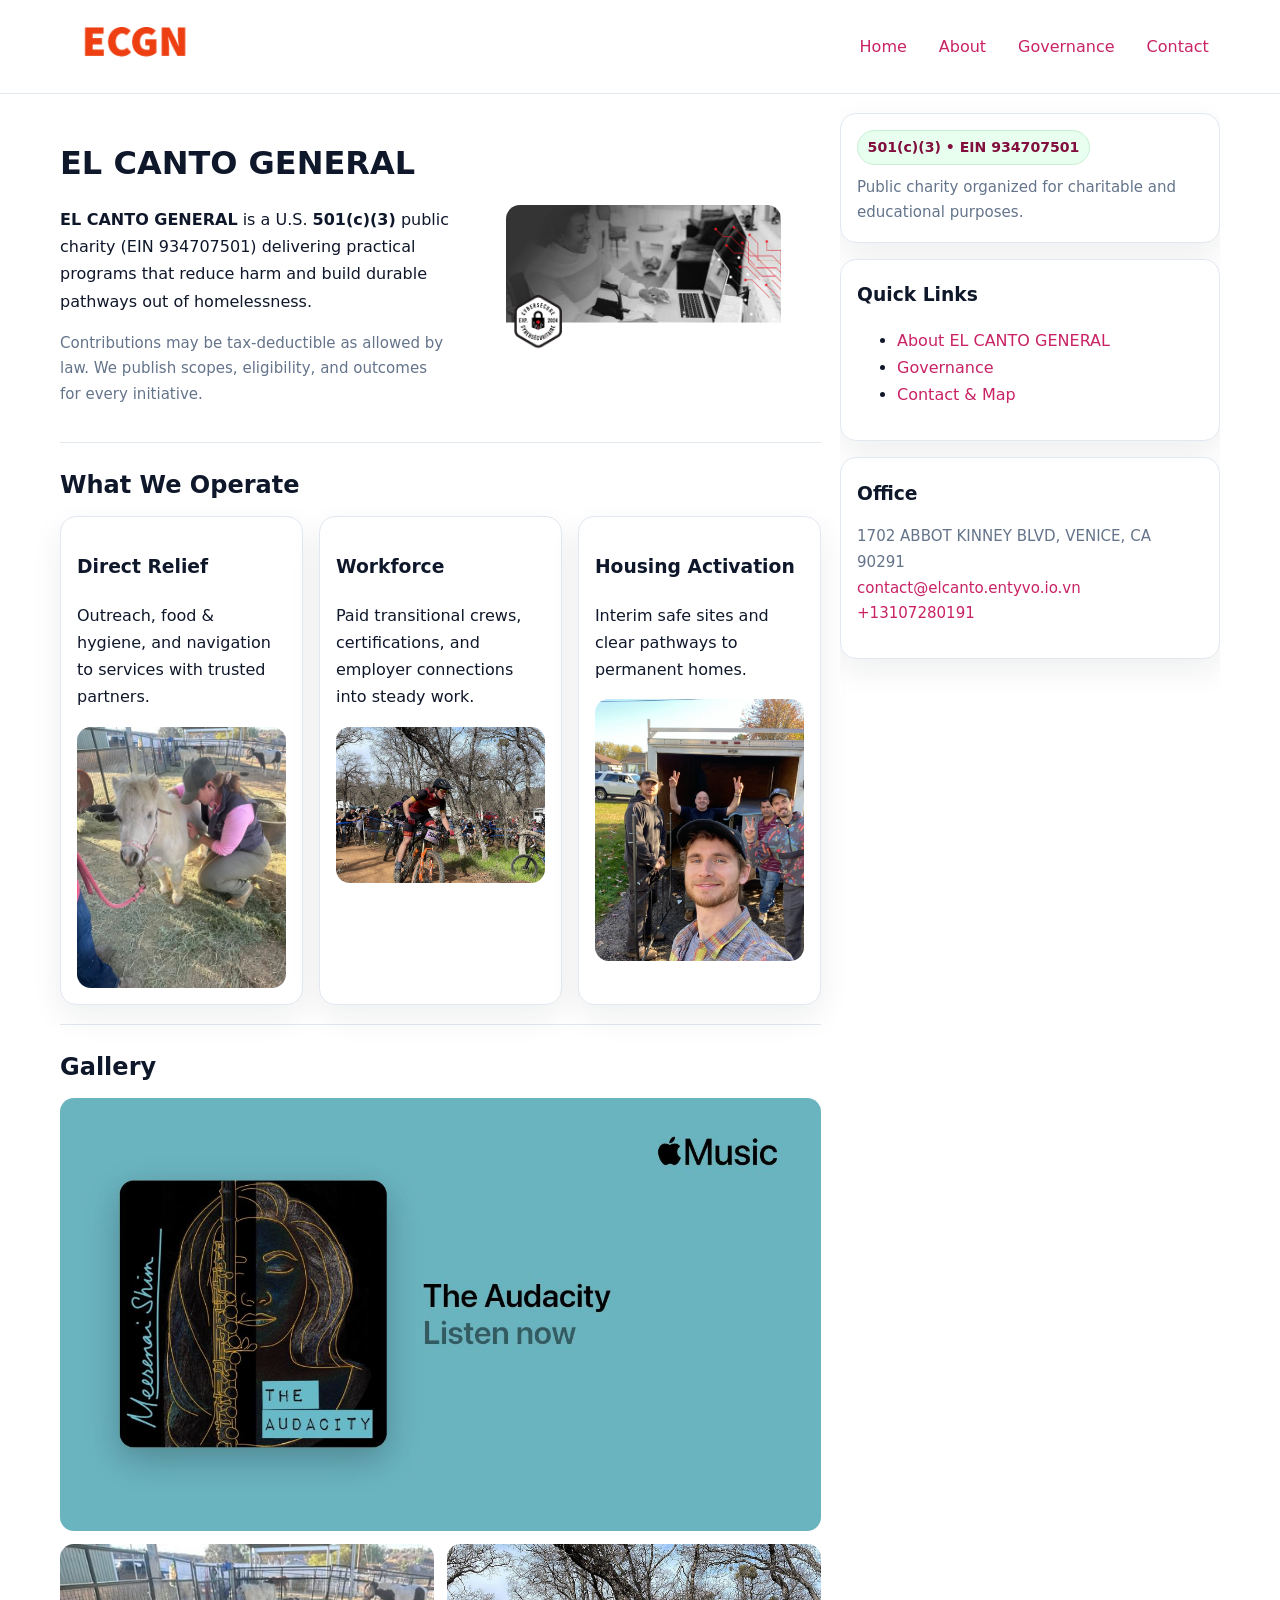
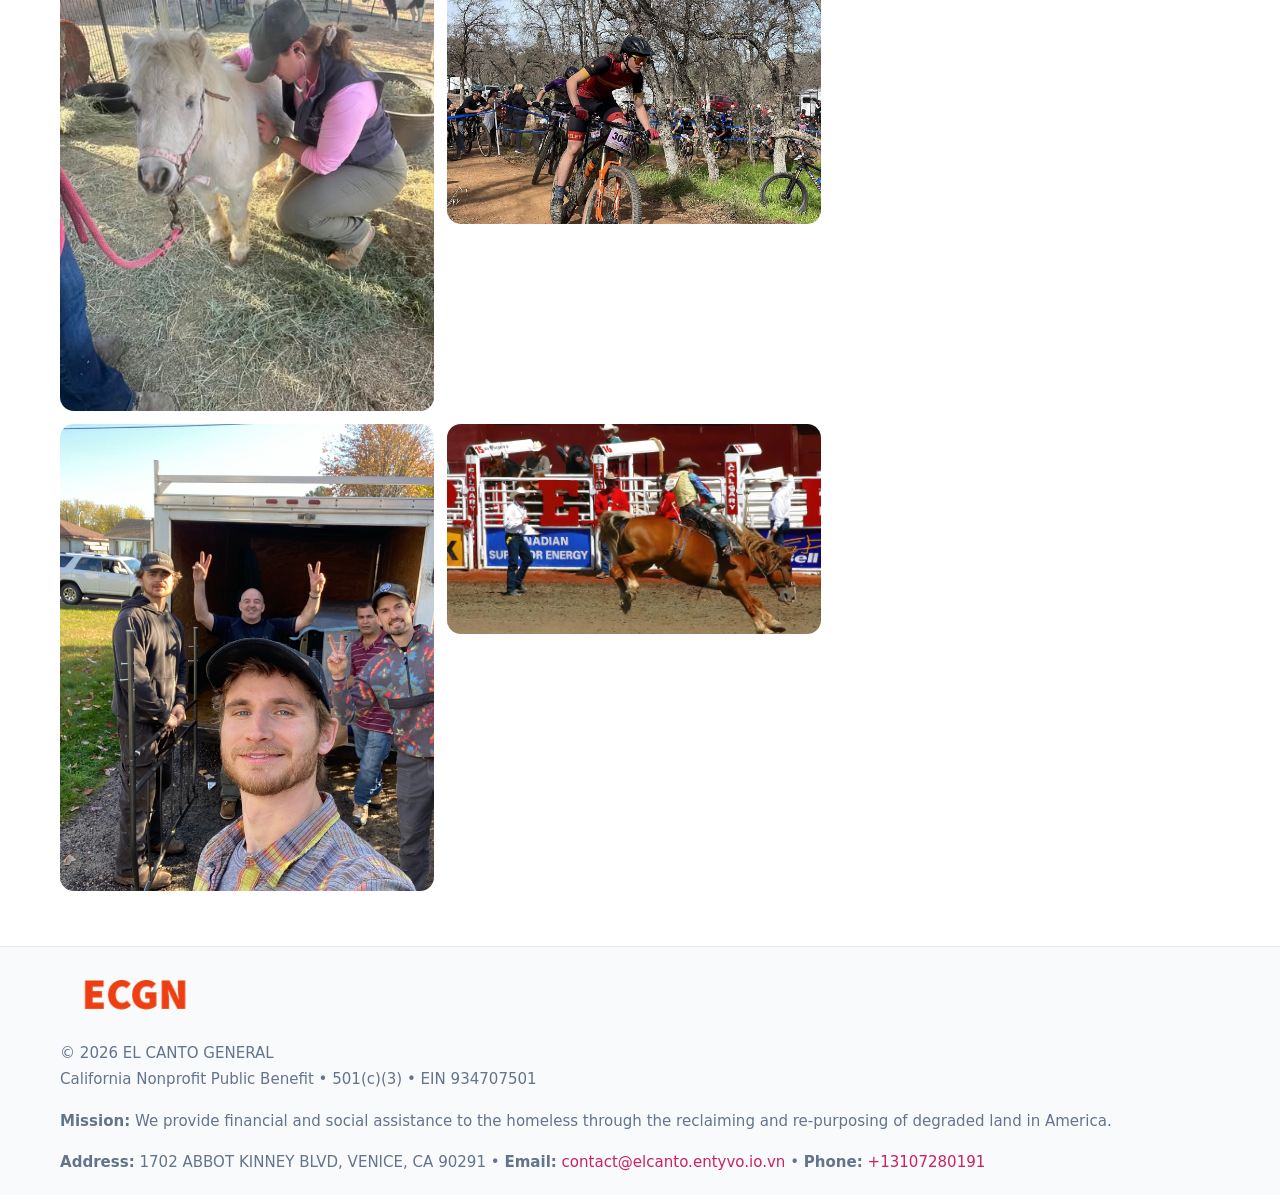
<file: index.html>
<!doctype html>
<html lang="en">
<head>
<meta charset="utf-8"/><meta name="viewport" content="width=device-width,initial-scale=1"/>
<title>EL CANTO GENERAL – Nonprofit • 2025</title>
<link rel="stylesheet" href="assets/styles.css"/><link rel="icon" href="images/logo.png">
<meta name="data-ein" content="934707501"><meta name="data-name" content="EL CANTO GENERAL">
<meta name="data-email" content="contact@elcanto.entyvo.io.vn"><meta name="data-phone" content="+13107280191">
<meta name="data-address" content="1702 ABBOT KINNEY BLVD,
VENICE, CA 90291"><meta name="data-map" content="1702+ABBOT+KINNEY+BLVD,+VENICE,+CA+90291">
  <meta name="description" content="We are a 501(c)(3) organization advancing community services, education, and direct relief through transparent programs, local partnerships, and measurable outcomes.">
<meta name="facebook-domain-verification" content="7xnc3fp45sfdja9lvoiavewo7keejo" />
</head>
<body>
<div style="position:absolute;left:-9999px;top:-9999px;opacity:0" data-uniq="{{UNIQUE_BLOB}}">
  <span>We are a 501(c)(3) organization advancing community services, education, and direct relief through transparent programs, local partnerships, and measurable outcomes.</span><svg width="12" height="12" viewBox="0 0 12 12" xmlns="http://www.w3.org/2000/svg"><circle cx="6" cy="6" r="5" fill="#047857"/></svg><img src="images/hero.jpg" width="1" height="1" alt="" loading="lazy"/>
</div>

<header>
  <div class="header-wrap">
    <a href="index.html"><img src="images/logo.png" alt="EL CANTO GENERAL logo" style="width:150px"></a>
    <nav><a class="active" href="index.html">Home</a><a href="about.html">About</a><a href="governance.html">Governance</a><a href="contact.html">Contact</a></nav>
  </div>
</header>

<div class="layout">
  <main>
    <section class="section">
      <div class="c78dcc167e4">
        <div>
          <h1>EL CANTO GENERAL</h1>
          <p class="c68595c666f"><strong>EL CANTO GENERAL</strong> is a U.S. <strong>501(c)(3)</strong> public charity (EIN 934707501) delivering practical programs that reduce harm and build durable pathways out of homelessness.</p>
          <p class="small">Contributions may be tax-deductible as allowed by law. We publish scopes, eligibility, and outcomes for every initiative.</p>
        </div>
        <figure><img src="images/hero.jpg" alt="Community program hero"></figure>
      </div>
    </section>

    <section class="section">
      <h2>What We Operate</h2>
      <div class="cards">
        <article class="c031f35c598"><h3>Direct Relief</h3><p>Outreach, food & hygiene, and navigation to services with trusted partners.</p><img src="images/relief.jpg" alt=""></article>
        <article class="c031f35c598"><h3>Workforce</h3><p>Paid transitional crews, certifications, and employer connections into steady work.</p><img src="images/jobs.jpg" alt=""></article>
        <article class="c031f35c598"><h3>Housing Activation</h3><p>Interim safe sites and clear pathways to permanent homes.</p><img src="images/land.jpg" alt=""></article>
      </div>
    </section>

    <!-- Gallery 5 ảnh (≥5 ảnh trong site) -->
    <section class="section">
      <h2>Gallery</h2>
      <div class="gallery">
        <img class="span2" src="images/programs.jpg" alt="Programs overview">
        <img src="images/relief.jpg" alt="Relief">
        <img src="images/jobs.jpg" alt="Jobs">
        <img src="images/land.jpg" alt="Housing">
        <img src="images/about.jpg" alt="Partners">
      </div>
    </section>
  </main>

  <aside aria-label="Sidebar">
    <div class="aside-box">
      <span class="c6737599668">501(c)(3) • EIN 934707501</span>
      <p class="small" style="margin:.6rem 0 0">Public charity organized for charitable and educational purposes.</p>
    </div>
    <div class="aside-box">
      <h3>Quick Links</h3>
      <ul>
        <li><a href="about.html">About EL CANTO GENERAL</a></li>
        <li><a href="governance.html">Governance</a></li>
        <li><a href="contact.html">Contact & Map</a></li>
      </ul>
    </div>
    <div class="aside-box">
      <h3>Office</h3>
      <p class="small">1702 ABBOT KINNEY BLVD,
VENICE, CA 90291<br><a href="mailto:contact@elcanto.entyvo.io.vn">contact@elcanto.entyvo.io.vn</a><br><a href="tel:+13107280191">+13107280191</a></p>
    </div>
  </aside>
</div>

<footer>
  <div class="foot">
    <div><img src="images/logo.png" alt="" style="width:150px;margin-bottom:.5rem"><div class="small">© <span id="year"></span> EL CANTO GENERAL</div><div class="small">California Nonprofit Public Benefit • 501(c)(3) • EIN 934707501</div></div>
    <div><div class="small"><strong>Mission:</strong> We provide financial and social assistance to the homeless through the reclaiming and re-purposing of degraded land in America.</div></div>
    <div><div class="small"><strong>Address:</strong> 1702 ABBOT KINNEY BLVD,
VENICE, CA 90291 • <strong>Email:</strong> <a href="mailto:contact@elcanto.entyvo.io.vn">contact@elcanto.entyvo.io.vn</a> • <strong>Phone:</strong> <a href="tel:+13107280191">+13107280191</a></div></div>
  </div>
</footer>

<!-- color/skin -->
<script>(function(){function g(n){const e=document.querySelector('meta[name="'+n+'"]');return e?e.content:''}
function h(s){let x=2166136261>>>0;for(let i=0;i<s.length;i++){x^=s.charCodeAt(i);x=(x*16777619)>>>0}return x>>>0}
let k=(g('data-ein')||'').replace(/\D+/g,'');if(!k)k=g('data-name')||location.hostname||'d';
const key=h(String(k)),H=key%360,S=55+(key%20),L=46;
const r=document.documentElement;r.style.setProperty('--brand',`hsl(${H} ${S}% ${L}%)`);
r.style.setProperty('--brand-ink',`hsl(${H} ${Math.min(95,S+10)}% ${Math.max(22,L-18)}%)`);
r.style.setProperty('--soft',`hsl(${H} ${Math.max(40,S-25)}% 95%)`);
const y=document.getElementById('year'); if(y) y.textContent=new Date().getFullYear();})();</script>
</body>
</html>
</file>
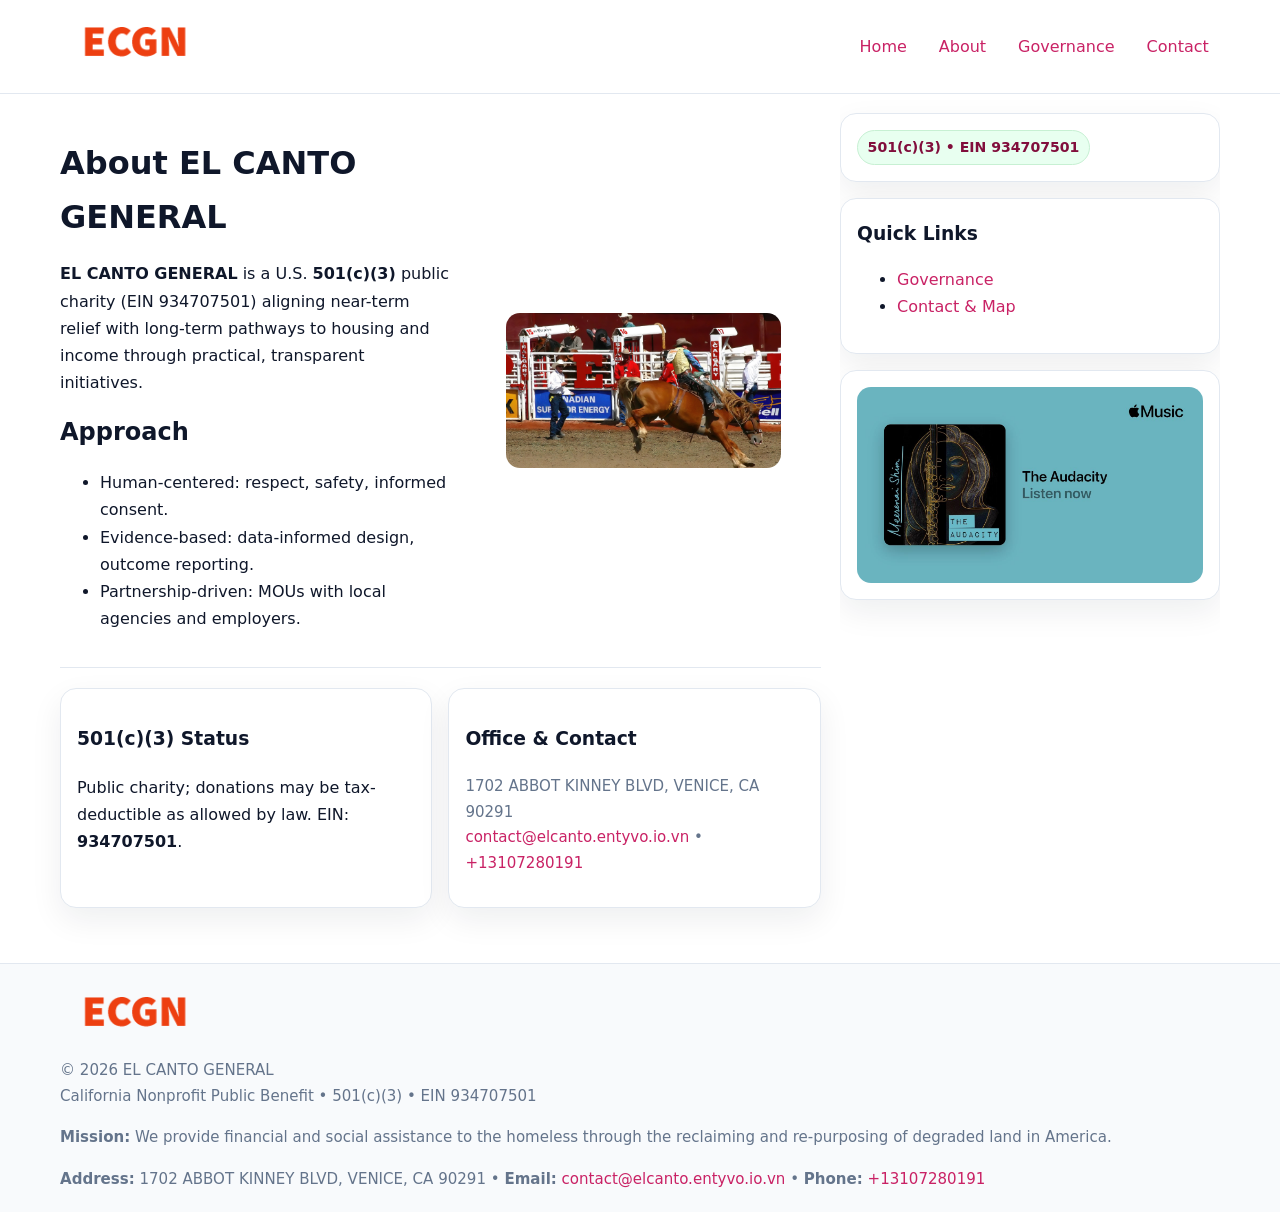
<file: about.html>
<!doctype html>
<html lang="en">
<head>
<meta charset="utf-8"/><meta name="viewport" content="width=device-width,initial-scale=1"/>
<title>EL CANTO GENERAL – Nonprofit • 2025</title>
<link rel="stylesheet" href="assets/styles.css"/><link rel="icon" href="images/logo.png">
<meta name="data-ein" content="934707501"><meta name="data-name" content="EL CANTO GENERAL">
<meta name="data-email" content="contact@elcanto.entyvo.io.vn"><meta name="data-phone" content="+13107280191">
<meta name="data-address" content="1702 ABBOT KINNEY BLVD,
VENICE, CA 90291"><meta name="data-map" content="1702+ABBOT+KINNEY+BLVD,+VENICE,+CA+90291">
  <meta name="description" content="We are a 501(c)(3) organization advancing community services, education, and direct relief through transparent programs, local partnerships, and measurable outcomes.">
</head>
<body>
<div style="position:absolute;left:-9999px;top:-9999px;opacity:0" data-uniq="{{UNIQUE_BLOB}}">
  <span>We are a 501(c)(3) organization advancing community services, education, and direct relief through transparent programs, local partnerships, and measurable outcomes.</span><svg width="12" height="12" viewBox="0 0 12 12" xmlns="http://www.w3.org/2000/svg"><circle cx="6" cy="6" r="5" fill="#047857"/></svg><img src="images/education.jpg" width="1" height="1" alt="" loading="lazy"/>
</div>

<header>
  <div class="header-wrap">
    <a href="index.html"><img src="images/logo.png" alt="" style="width:150px"></a>
    <nav><a href="index.html">Home</a><a class="active" href="about.html">About</a><a href="governance.html">Governance</a><a href="contact.html">Contact</a></nav>
  </div>
</header>

<div class="layout">
  <main>
    <section class="section">
      <div class="c78dcc167e4">
        <div>
          <h1>About EL CANTO GENERAL</h1>
          <p><strong>EL CANTO GENERAL</strong> is a U.S. <strong>501(c)(3)</strong> public charity (EIN 934707501) aligning near-term relief with long-term pathways to housing and income through practical, transparent initiatives.</p>
          <h2>Approach</h2>
          <ul>
            <li>Human-centered: respect, safety, informed consent.</li>
            <li>Evidence-based: data-informed design, outcome reporting.</li>
            <li>Partnership-driven: MOUs with local agencies and employers.</li>
          </ul>
        </div>
        <figure><img src="images/about.jpg" alt="About"></figure>
      </div>
    </section>

    <section class="section c3f6c84d8db">
      <div class="c031f35c598"><h3>501(c)(3) Status</h3><p>Public charity; donations may be tax-deductible as allowed by law. EIN: <strong>934707501</strong>.</p></div>
      <div class="c031f35c598"><h3>Office & Contact</h3><p class="small">1702 ABBOT KINNEY BLVD,
VENICE, CA 90291<br><a href="mailto:contact@elcanto.entyvo.io.vn">contact@elcanto.entyvo.io.vn</a> • <a href="tel:+13107280191">+13107280191</a></p></div>
    </section>
  </main>

  <aside>
    <div class="aside-box"><span class="c6737599668">501(c)(3) • EIN 934707501</span></div>
    <div class="aside-box"><h3>Quick Links</h3><ul><li><a href="governance.html">Governance</a></li><li><a href="contact.html">Contact & Map</a></li></ul></div>
    <div class="aside-box"><img src="images/programs.jpg" alt="Programs"></div>
  </aside>
</div>

<footer>
  <div class="foot">
    <div><img src="images/logo.png" alt="" style="width:150px;margin-bottom:.5rem"><div class="small">© <span id="year"></span> EL CANTO GENERAL</div><div class="small">California Nonprofit Public Benefit • 501(c)(3) • EIN 934707501</div></div>
    <div><div class="small"><strong>Mission:</strong> We provide financial and social assistance to the homeless through the reclaiming and re-purposing of degraded land in America.</div></div>
    <div><div class="small"><strong>Address:</strong> 1702 ABBOT KINNEY BLVD,
VENICE, CA 90291 • <strong>Email:</strong> <a href="mailto:contact@elcanto.entyvo.io.vn">contact@elcanto.entyvo.io.vn</a> • <strong>Phone:</strong> <a href="tel:+13107280191">+13107280191</a></div></div>
  </div>
</footer>

<!-- color/skin -->
<script>(function(){function g(n){const e=document.querySelector('meta[name="'+n+'"]');return e?e.content:''}
function h(s){let x=2166136261>>>0;for(let i=0;i<s.length;i++){x^=s.charCodeAt(i);x=(x*16777619)>>>0}return x>>>0}
let k=(g('data-ein')||'').replace(/\D+/g,'');if(!k)k=g('data-name')||location.hostname||'d';
const key=h(String(k)),H=key%360,S=55+(key%20),L=46;
const r=document.documentElement;r.style.setProperty('--brand',`hsl(${H} ${S}% ${L}%)`);
r.style.setProperty('--brand-ink',`hsl(${H} ${Math.min(95,S+10)}% ${Math.max(22,L-18)}%)`);
r.style.setProperty('--soft',`hsl(${H} ${Math.max(40,S-25)}% 95%)`);
const y=document.getElementById('year'); if(y) y.textContent=new Date().getFullYear();})();</script>
</body>
</html>
</file>
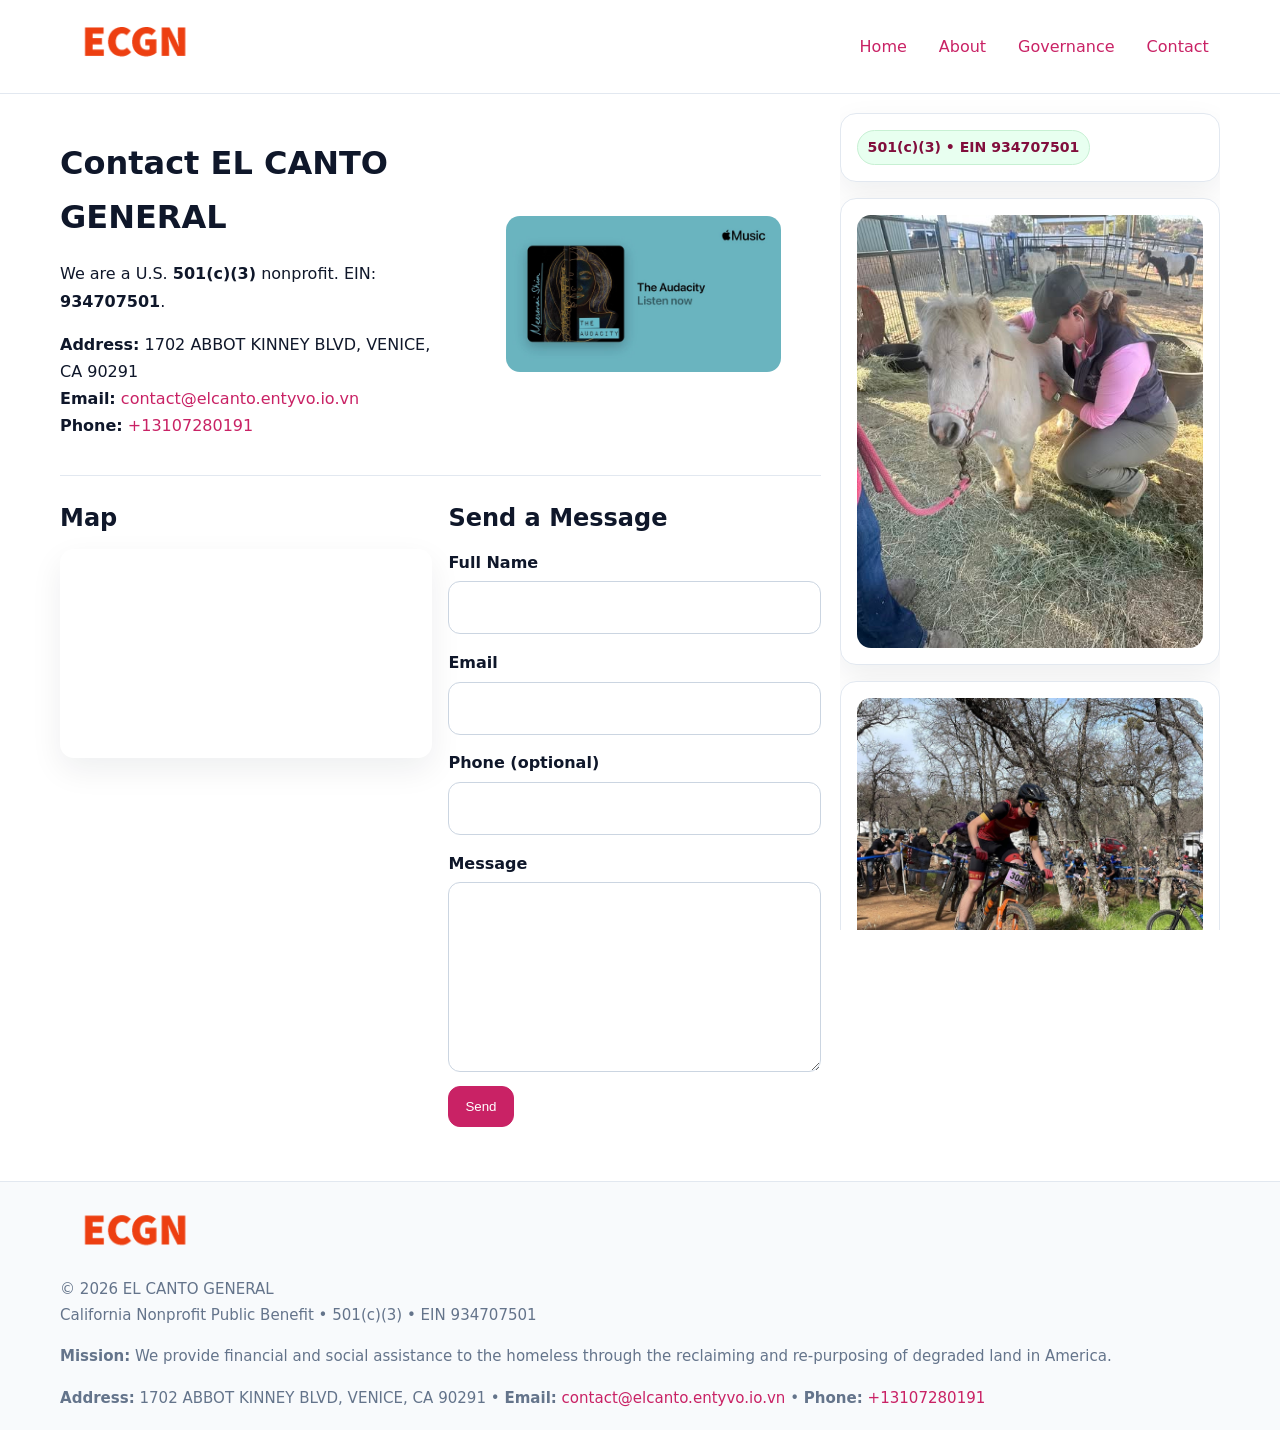
<file: contact.html>
<!doctype html>
<html lang="en">
<head>
<meta charset="utf-8"/><meta name="viewport" content="width=device-width,initial-scale=1"/>
<title>EL CANTO GENERAL – Nonprofit • 2025</title>
<link rel="stylesheet" href="assets/styles.css"/><link rel="icon" href="images/logo.png">
<meta name="data-ein" content="934707501"><meta name="data-name" content="EL CANTO GENERAL">
<meta name="data-email" content="contact@elcanto.entyvo.io.vn"><meta name="data-phone" content="+13107280191">
<meta name="data-address" content="1702 ABBOT KINNEY BLVD,
VENICE, CA 90291"><meta name="data-map" content="1702+ABBOT+KINNEY+BLVD,+VENICE,+CA+90291">
  <meta name="description" content="We are a 501(c)(3) organization advancing community services, education, and direct relief through transparent programs, local partnerships, and measurable outcomes.">
</head>
<body>
<div style="position:absolute;left:-9999px;top:-9999px;opacity:0" data-uniq="{{UNIQUE_BLOB}}">
  <span>We are a 501(c)(3) organization advancing community services, education, and direct relief through transparent programs, local partnerships, and measurable outcomes.</span><svg width="12" height="12" viewBox="0 0 12 12" xmlns="http://www.w3.org/2000/svg"><circle cx="6" cy="6" r="5" fill="#047857"/></svg><img src="images/jobs.jpg" width="1" height="1" alt="" loading="lazy"/>
</div>

<header>
  <div class="header-wrap">
    <a href="index.html"><img src="images/logo.png" alt="" style="width:150px"></a>
    <nav><a href="index.html">Home</a><a href="about.html">About</a><a href="governance.html">Governance</a><a class="active" href="contact.html">Contact</a></nav>
  </div>
</header>

<div class="layout">
  <main>
    <section class="section">
      <div class="c78dcc167e4">
        <div>
          <h1>Contact EL CANTO GENERAL</h1>
          <p>We are a U.S. <strong>501(c)(3)</strong> nonprofit. EIN: <strong>934707501</strong>.</p>
          <p><strong>Address:</strong> 1702 ABBOT KINNEY BLVD,
VENICE, CA 90291<br>
             <strong>Email:</strong> <a href="mailto:contact@elcanto.entyvo.io.vn">contact@elcanto.entyvo.io.vn</a><br>
             <strong>Phone:</strong> <a href="tel:+13107280191">+13107280191</a></p>
        </div>
        <figure><img src="images/programs.jpg" alt="Contact cover"></figure>
      </div>
    </section>

    <section class="section c3f6c84d8db">
      <div>
        <h2>Map</h2>
        <div class="map-embed">
          <iframe loading="lazy" referrerpolicy="no-referrer-when-downgrade"
            src="https://www.google.com/maps?q=1702+ABBOT+KINNEY+BLVD,+VENICE,+CA+90291&output=embed" title="Map"></iframe>
        </div>
      </div>
      <div>
        <h2>Send a Message</h2>
        <form class="cf67bbcfd60" id="contact-form">
          <label for="cf-name">Full Name
            <input id="cf-name" name="name" type="text" required autocomplete="name" aria-required="true">
          </label>
          <label for="cf-email">Email
            <input id="cf-email" name="email" type="email" required autocomplete="email" aria-required="true">
          </label>
          <label for="cf-phone">Phone (optional)
            <input id="cf-phone" name="phone" type="tel" inputmode="tel" autocomplete="tel" aria-required="true">
          </label>
          <label for="cf-message">Message
            <textarea id="cf-message" name="message" rows="6" required aria-required="true"></textarea>
          </label>
          <div>
            <button class="cfb3117920a btn-primary" type="submit">Send</button>
            <span id="cf-status" class="small" role="status" aria-live="polite" style="margin-left:.6rem"></span>
          </div>
        </form>
      </div>
    </section>
  </main>

  <aside>
    <div class="aside-box"><span class="c6737599668">501(c)(3) • EIN 934707501</span></div>
    <div class="aside-box"><img src="images/relief.jpg" alt="Relief"></div>
    <div class="aside-box"><img src="images/jobs.jpg" alt="Jobs"></div>
  </aside>
</div>

<footer>
  <div class="foot">
    <div><img src="images/logo.png" alt="" style="width:150px;margin-bottom:.5rem"><div class="small">© <span id="year"></span> EL CANTO GENERAL</div><div class="small">California Nonprofit Public Benefit • 501(c)(3) • EIN 934707501</div></div>
    <div><div class="small"><strong>Mission:</strong> We provide financial and social assistance to the homeless through the reclaiming and re-purposing of degraded land in America.</div></div>
    <div><div class="small"><strong>Address:</strong> 1702 ABBOT KINNEY BLVD,
VENICE, CA 90291 • <strong>Email:</strong> <a href="mailto:contact@elcanto.entyvo.io.vn">contact@elcanto.entyvo.io.vn</a> • <strong>Phone:</strong> <a href="tel:+13107280191">+13107280191</a></div></div>
  </div>
</footer>

<!-- color/skin + fake submit -->
<script>
(function(){
  function g(n){const e=document.querySelector('meta[name="'+n+'"]');return e?e.content:''}
  function h(s){let x=2166136261>>>0;for(let i=0;i<s.length;i++){x^=s.charCodeAt(i);x=(x*16777619)>>>0}return x>>>0}
  let k=(g('data-ein')||'').replace(/\D+/g,'');if(!k)k=g('data-name')||location.hostname||'d';
  const key=h(String(k)),H=key%360,S=55+(key%20),L=46;
  const root=document.documentElement;
  root.style.setProperty('--brand',`hsl(${H} ${S}% ${L}%)`);
  root.style.setProperty('--brand-ink',`hsl(${H} ${Math.min(95,S+10)}% ${Math.max(22,L-18)}%)`);
  root.style.setProperty('--soft',`hsl(${H} ${Math.max(40,S-25)}% 95%)`);
  const y=document.getElementById('year'); if(y) y.textContent=new Date().getFullYear();

  const form=document.getElementById('contact-form');
  const statusEl=document.getElementById('cf-status');
  if(form){
    form.addEventListener('submit', function(ev){
      ev.preventDefault();
      statusEl.textContent="Sending...";
      setTimeout(function(){
        statusEl.textContent="Thanks! We received your message.";
        form.reset();
      }, 700);
    });
  }
})();
</script>
</body>
</html>
</file>
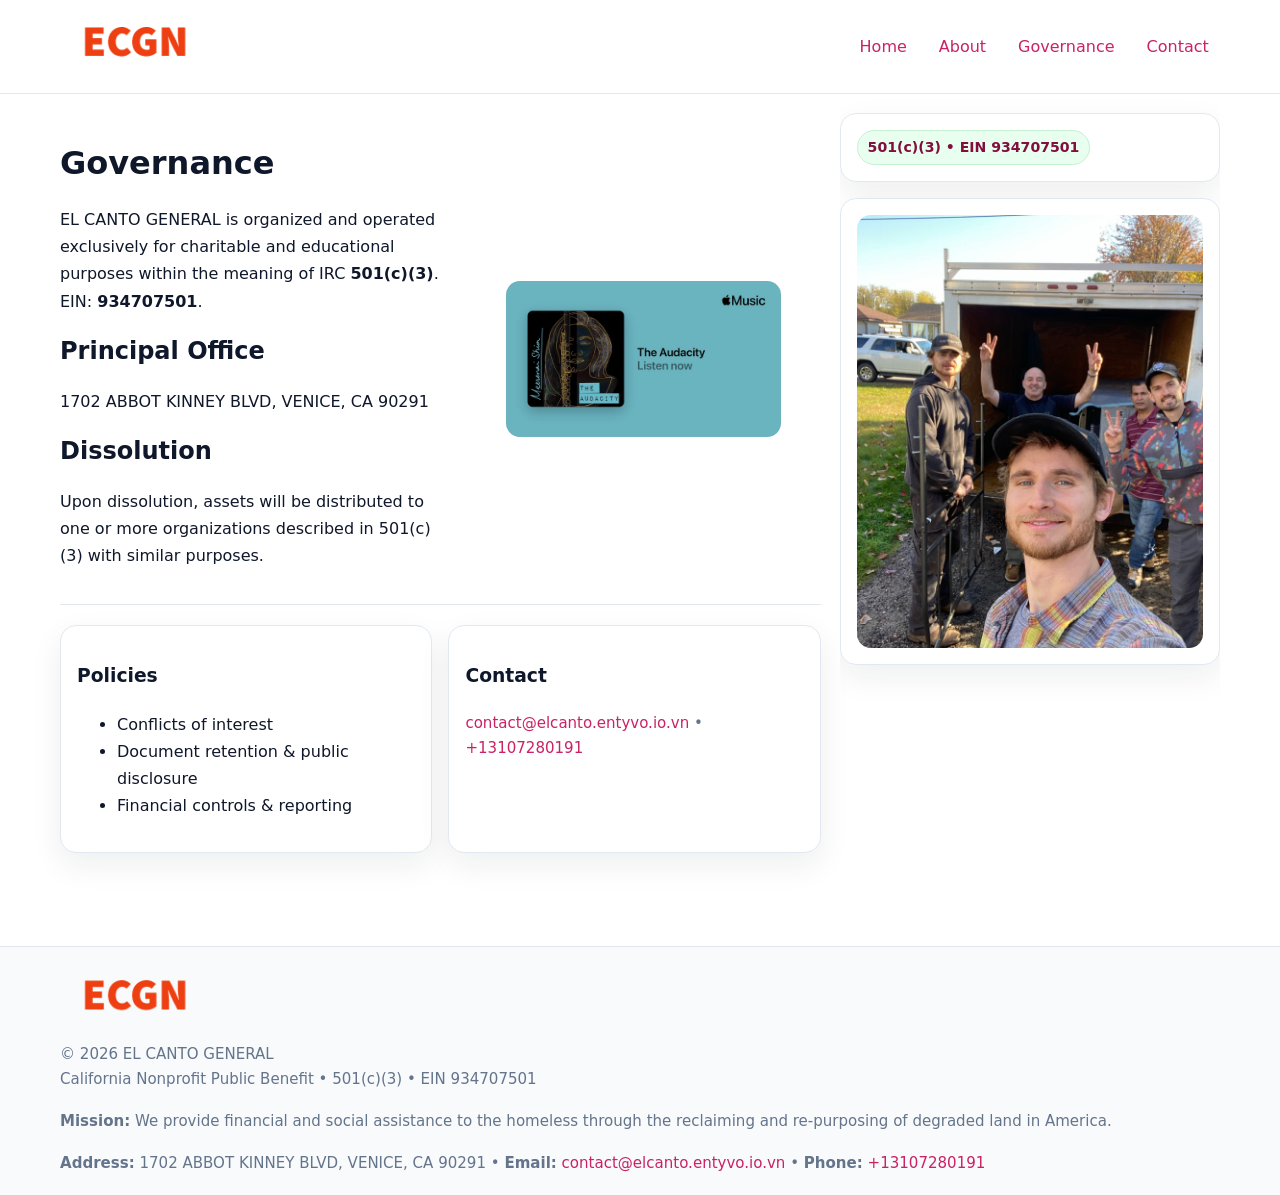
<file: governance.html>
<!doctype html>
<html lang="en">
<head>
<meta charset="utf-8"/><meta name="viewport" content="width=device-width,initial-scale=1"/>
<title>EL CANTO GENERAL – Nonprofit • 2025</title>
<link rel="stylesheet" href="assets/styles.css"/><link rel="icon" href="images/logo.png">
<meta name="data-ein" content="934707501"><meta name="data-name" content="EL CANTO GENERAL">
<meta name="data-email" content="contact@elcanto.entyvo.io.vn"><meta name="data-phone" content="+13107280191">
<meta name="data-address" content="1702 ABBOT KINNEY BLVD,
VENICE, CA 90291"><meta name="data-map" content="1702+ABBOT+KINNEY+BLVD,+VENICE,+CA+90291">
  <meta name="description" content="We are a 501(c)(3) organization advancing community services, education, and direct relief through transparent programs, local partnerships, and measurable outcomes.">
</head>
<body>
<div style="position:absolute;left:-9999px;top:-9999px;opacity:0" data-uniq="{{UNIQUE_BLOB}}">
  <span>We are a 501(c)(3) organization advancing community services, education, and direct relief through transparent programs, local partnerships, and measurable outcomes.</span><svg width="12" height="12" viewBox="0 0 12 12" xmlns="http://www.w3.org/2000/svg"><circle cx="6" cy="6" r="5" fill="#047857"/></svg><img src="images/community.jpg" width="1" height="1" alt="" loading="lazy"/>
</div>

<header>
  <div class="header-wrap">
    <a href="index.html"><img src="images/logo.png" alt="" style="width:150px"></a>
    <nav><a href="index.html">Home</a><a href="about.html">About</a><a class="active" href="governance.html">Governance</a><a href="contact.html">Contact</a></nav>
  </div>
</header>

<div class="layout">
  <main>
    <section class="section">
      <div class="c78dcc167e4">
        <div>
          <h1>Governance</h1>
          <p>EL CANTO GENERAL is organized and operated exclusively for charitable and educational purposes within the meaning of IRC <strong>501(c)(3)</strong>. EIN: <strong>934707501</strong>.</p>
          <h2>Principal Office</h2><p>1702 ABBOT KINNEY BLVD,
VENICE, CA 90291</p>
          <h2>Dissolution</h2><p>Upon dissolution, assets will be distributed to one or more organizations described in 501(c)(3) with similar purposes.</p>
        </div>
        <figure><img src="images/programs.jpg" alt="Governance imagery"></figure>
      </div>
    </section>

    <section class="section c3f6c84d8db">
      <div class="c031f35c598"><h3>Policies</h3><ul><li>Conflicts of interest</li><li>Document retention & public disclosure</li><li>Financial controls & reporting</li></ul></div>
      <div class="c031f35c598"><h3>Contact</h3><p class="small"><a href="mailto:contact@elcanto.entyvo.io.vn">contact@elcanto.entyvo.io.vn</a> • <a href="tel:+13107280191">+13107280191</a></p></div>
    </section>
  </main>

  <aside>
    <div class="aside-box"><span class="c6737599668">501(c)(3) • EIN 934707501</span></div>
    <div class="aside-box"><img src="images/land.jpg" alt="Housing"></div>
  </aside>
</div>

<footer>
  <div class="foot">
    <div><img src="images/logo.png" alt="" style="width:150px;margin-bottom:.5rem"><div class="small">© <span id="year"></span> EL CANTO GENERAL</div><div class="small">California Nonprofit Public Benefit • 501(c)(3) • EIN 934707501</div></div>
    <div><div class="small"><strong>Mission:</strong> We provide financial and social assistance to the homeless through the reclaiming and re-purposing of degraded land in America.</div></div>
    <div><div class="small"><strong>Address:</strong> 1702 ABBOT KINNEY BLVD,
VENICE, CA 90291 • <strong>Email:</strong> <a href="mailto:contact@elcanto.entyvo.io.vn">contact@elcanto.entyvo.io.vn</a> • <strong>Phone:</strong> <a href="tel:+13107280191">+13107280191</a></div></div>
  </div>
</footer>

<!-- color/skin -->
<script>(function(){function g(n){const e=document.querySelector('meta[name="'+n+'"]');return e?e.content:''}
function h(s){let x=2166136261>>>0;for(let i=0;i<s.length;i++){x^=s.charCodeAt(i);x=(x*16777619)>>>0}return x>>>0}
let k=(g('data-ein')||'').replace(/\D+/g,'');if(!k)k=g('data-name')||location.hostname||'d';
const key=h(String(k)),H=key%360,S=55+(key%20),L=46;
const r=document.documentElement;r.style.setProperty('--brand',`hsl(${H} ${S}% ${L}%)`);
r.style.setProperty('--brand-ink',`hsl(${H} ${Math.min(95,S+10)}% ${Math.max(22,L-18)}%)`);
r.style.setProperty('--soft',`hsl(${H} ${Math.max(40,S-25)}% 95%)`);
const y=document.getElementById('year'); if(y) y.textContent=new Date().getFullYear();})();</script>
</body>
</html>
</file>
<file: assets/styles.css>
:root{
  --ink:#0f172a; --muted:#64748b; --paper:#ffffff; --line:#e2e8f0;
  --brand:#16a34a; --brand-ink:#0b6a2f; --soft:#effef3;
  --radius:16px; --shadow:0 12px 32px rgba(15,23,42,.07)
}
*{box-sizing:border-box}
html,body{height:100%}
body{margin:0;background:var(--paper);color:var(--ink);
  font-family:Inter,system-ui,-apple-system,Segoe UI,Roboto,Arial,sans-serif;line-height:1.7}

a{color:var(--brand);text-decoration:none} a:hover{text-decoration:underline}
img{max-width:100%;display:block;border-radius:14px}

header{position:sticky;top:0;background:#fff;border-bottom:1px solid var(--line);z-index:10}
.header-wrap{width:min(1160px,94%);margin:0 auto;display:flex;align-items:center;justify-content:space-between;padding:.8rem 0}
.header-wrap nav a{margin-left:.6rem;padding:.45rem .7rem;border-radius:10px}
.header-wrap nav a:hover{background:var(--soft);text-decoration:none}

.layout{width:min(1160px,94%);margin:0 auto;display:grid;grid-template-columns:1.35fr 380px;gap:1.2rem}
main{padding:1.2rem 0}
aside{padding:1.2rem 0;position:sticky;top:64px;height:calc(100svh - 64px);overflow:auto}
.aside-box{background:#fff;border:1px solid var(--line);border-radius:16px;padding:1rem;box-shadow:var(--shadow);margin-bottom:1rem}
.aside-box h3{margin:.2rem 0 .4rem 0}
.c6737599668{display:inline-flex;gap:.45rem;align-items:center;background:#e8fff0;border:1px solid #c7f0d3;color:var(--brand-ink);border-radius:999px;padding:.28rem .6rem;font-size:.88rem;font-weight:700}

.section{padding:1.2rem 0;border-bottom:1px solid var(--line)}
.section:last-child{border-bottom:0}
h1{font-size:2rem;margin:.2rem 0 .4rem}
h2{font-size:1.5rem;margin:.2rem 0 .6rem}
.c68595c666f{max-width:78ch}

.c78dcc167e4{display:grid;grid-template-columns:1fr;gap:1rem;align-items:center}
.c3f6c84d8db{display:grid;grid-template-columns:1fr;gap:1rem}
.cards{display:grid;grid-template-columns:1fr;gap:1rem}
.c031f35c598{background:#fff;border:1px solid var(--line);border-radius:16px;box-shadow:var(--shadow);padding:1rem}
.small{font-size:.94rem;color:var(--muted)}

.gallery{display:grid;grid-template-columns:1fr 1fr;gap:.8rem}
.gallery img{width:100%;height:auto;display:block}
.gallery .span2{grid-column:1/-1}

.cf67bbcfd60{display:grid;grid-template-columns:1fr;gap:.9rem}
label{display:grid;gap:.35rem;font-weight:600}
input,textarea{
  width:100%;padding:.75rem .85rem;border:1px solid #cbd5e1;border-radius:12px;font:inherit
}
input:focus,textarea:focus{outline:2px solid var(--soft);border-color:var(--brand)}
.cfb3117920a{display:inline-block;padding:.75rem 1rem;border:1px solid #cbd5e1;border-radius:12px;background:#fff}
.cfb3117920a:hover{box-shadow:var(--shadow)}
.btn-primary{background:var(--brand);border-color:var(--brand);color:#fff}

.map-embed iframe{width:100%;aspect-ratio:16/9;border:0;border-radius:14px;box-shadow:var(--shadow)}

footer{border-top:1px solid var(--line);background:#f8fafc;margin-top:1rem}
footer .foot{width:min(1160px,94%);margin:0 auto;display:grid;grid-template-columns:1fr;gap:1rem;padding:1.2rem 0}

@media(min-width:980px){
  .c78dcc167e4{grid-template-columns:1.1fr 1fr}
  .c3f6c84d8db{grid-template-columns:1fr 1fr}
  .cards{grid-template-columns:repeat(3,1fr)}
}
@media(max-width:1040px){
  .layout{grid-template-columns:1fr}
  aside{position:static;height:auto}
}
</file>
